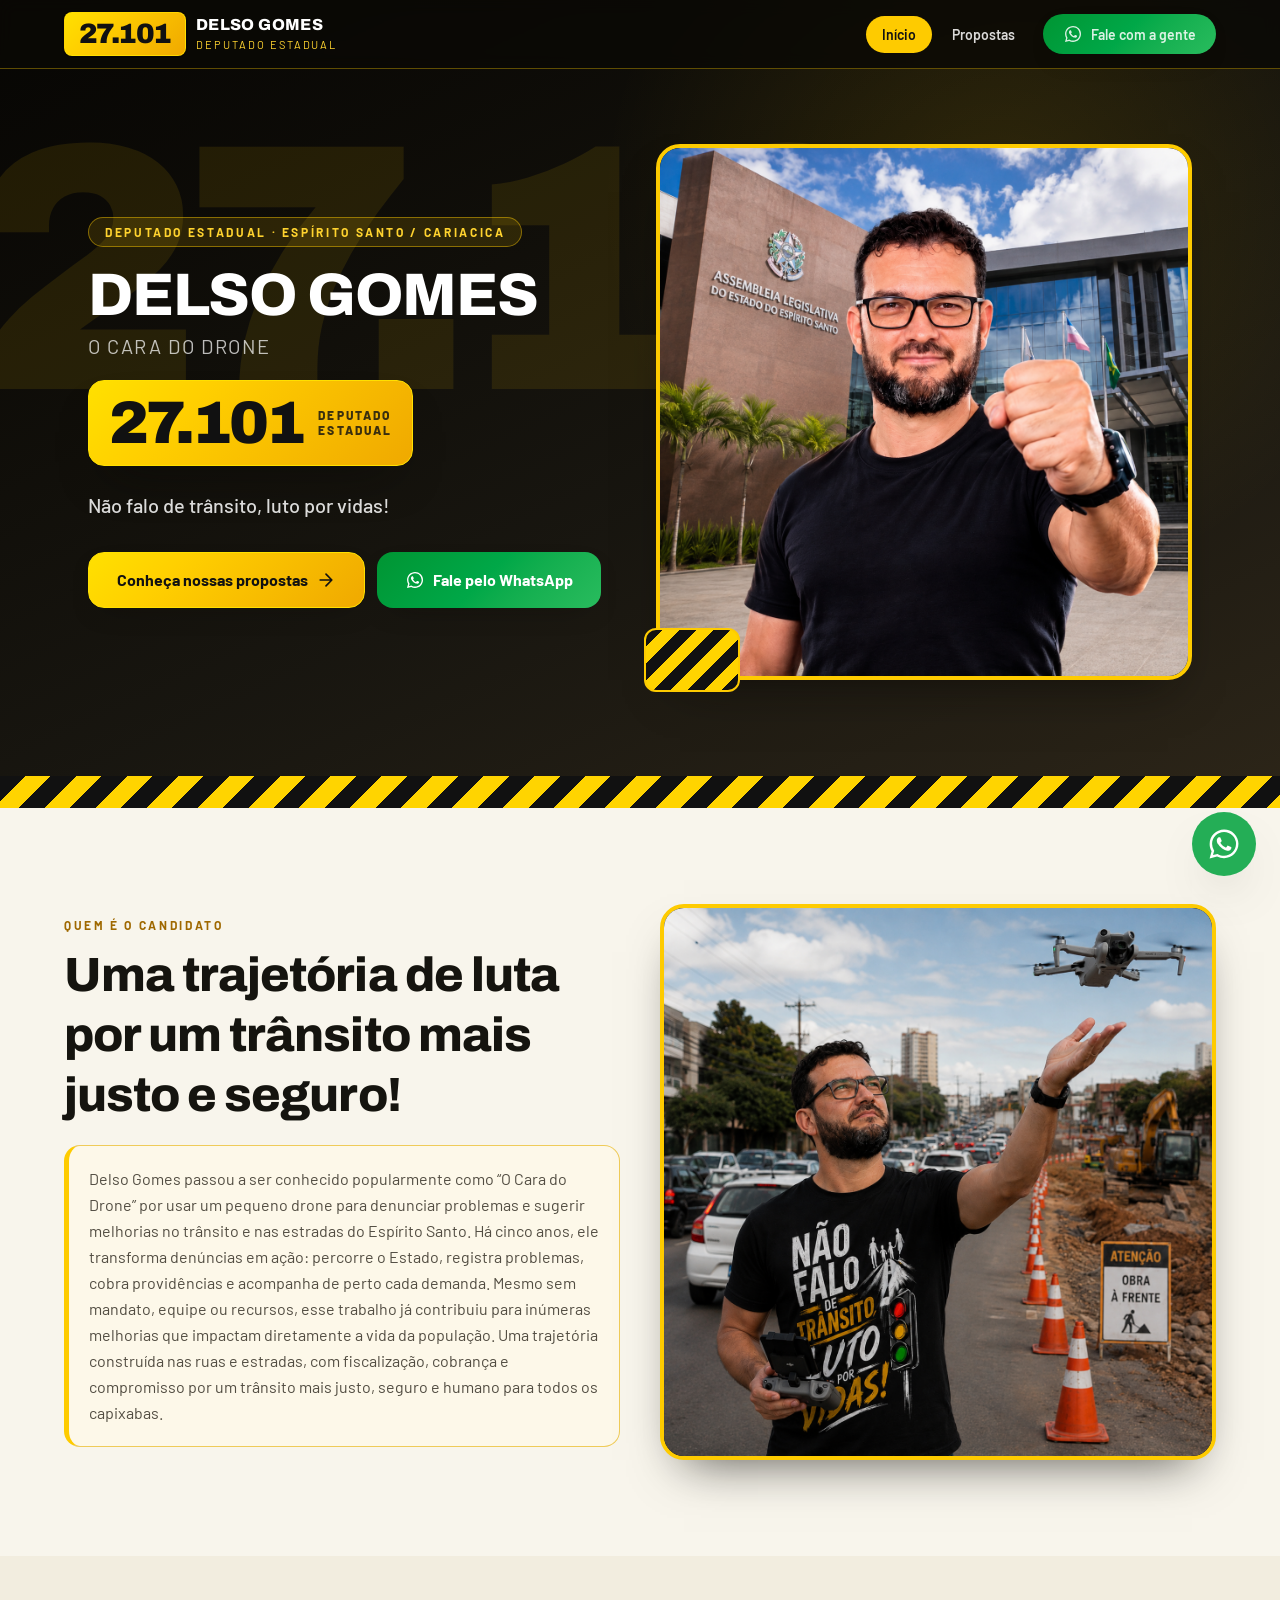
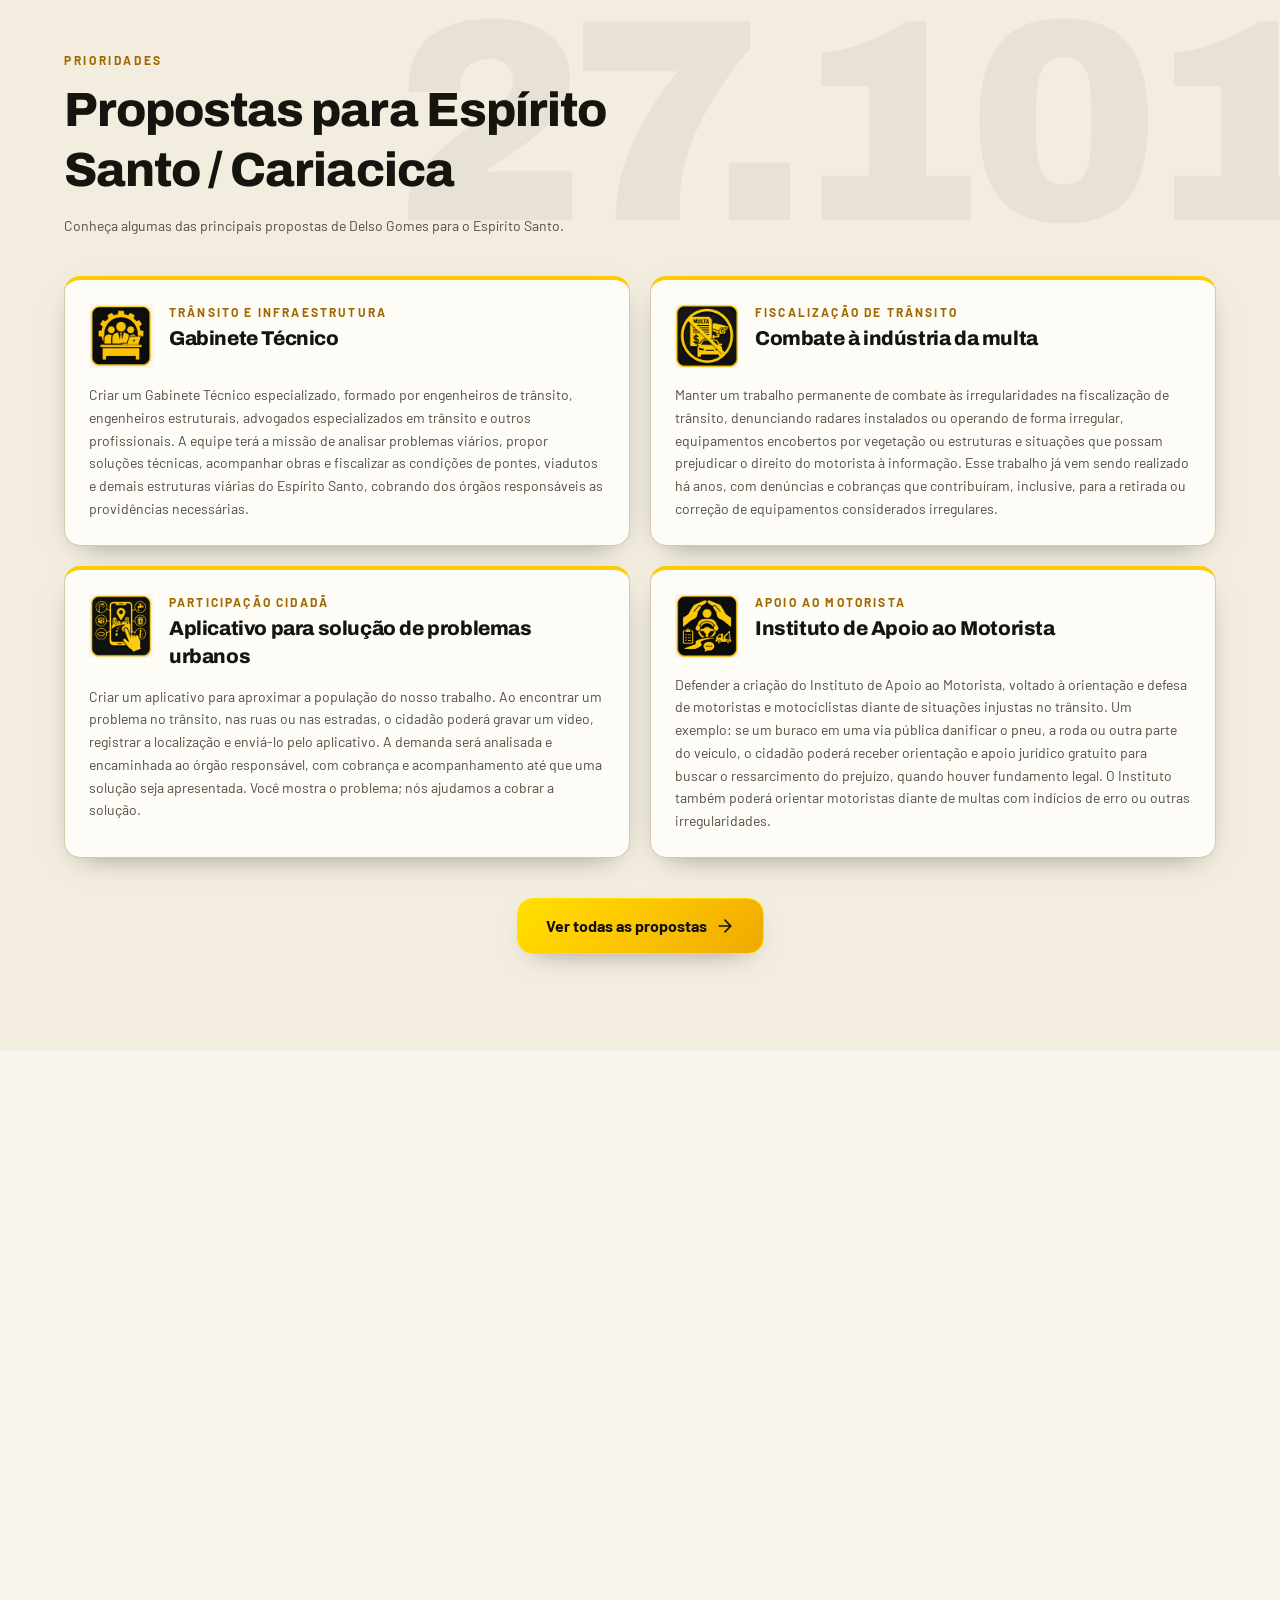
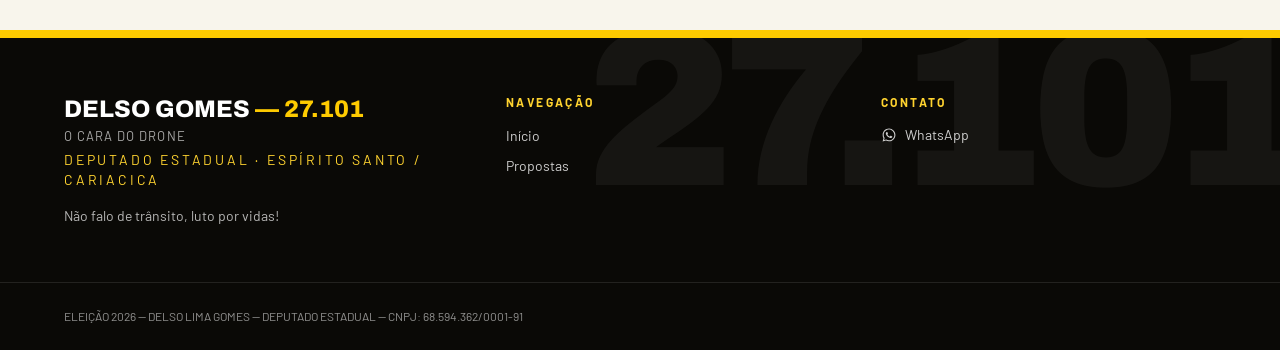
<file: index.html>
<!doctype html>
<html lang="pt-BR">
<head>
  <meta charset="utf-8">
  <meta name="viewport" content="width=device-width, initial-scale=1">
  <meta name="description" content="Site oficial da campanha de Delso Gomes, O Cara do Drone, candidato a deputado estadual pelo Espírito Santo.">
  <meta name="theme-color" content="#111111">
  <meta property="og:site_name" content="Delso Gomes (O Cara do Drone) 27.101">
  <meta property="og:locale" content="pt_BR">
  <meta property="og:title" content="Delso Gomes (O Cara do Drone) 27.101 | Site Oficial">
  <meta property="og:description" content="Conheça a trajetória e as propostas de Delso Gomes para um trânsito mais justo, seguro e humano.">
  <meta property="og:type" content="website">
  <meta property="og:url" content="index.html">
  <meta name="twitter:card" content="summary_large_image">
  <meta name="twitter:title" content="Delso Gomes (O Cara do Drone) 27.101 | Site Oficial">
  <meta name="twitter:description" content="Conheça a trajetória e as propostas de Delso Gomes para um trânsito mais justo, seguro e humano.">
  <title>Delso Gomes (O Cara do Drone) 27.101 | Site Oficial</title>
  <link rel="preconnect" href="https://fonts.googleapis.com">
  <link rel="preconnect" href="https://fonts.gstatic.com" crossorigin>
  <link href="https://fonts.googleapis.com/css2?family=Archivo:wght@600;700;800;900&amp;family=Barlow:wght@400;500;600;700&amp;display=swap" rel="stylesheet">
  <link rel="stylesheet" href="css/style.css">
  <link rel="stylesheet" href="css/responsive.css">
  <script src="js/main.js" defer></script>
</head>
<body>
  <header class="site-header" data-header>
    <div class="header-inner">
      <a class="brand" href="index.html" aria-label="Delso Gomes, O Cara do Drone, 27.101, página inicial" aria-current="page">
        <span class="number-mark brand-number">27.101</span>
        <span class="brand-copy">
          <strong>Delso Gomes</strong>
          <small>Deputado Estadual</small>
        </span>
      </a>
      <nav class="desktop-nav" aria-label="Navegação principal">
        <a class="active" href="index.html" aria-current="page">Início</a>
        <a href="propostas.html">Propostas</a>
        <a class="button button-whatsapp button-header" href="https://wa.me/5527992331924" target="_blank" rel="noopener noreferrer">
          <svg class="icon" aria-hidden="true"><use href="assets/icons/sprite.svg#whatsapp"></use></svg>
          Fale com a gente
        </a>
      </nav>
      <button class="menu-toggle" type="button" aria-expanded="false" aria-controls="menu-mobile" aria-label="Abrir menu" data-menu-toggle>
        <svg class="menu-icon" viewBox="0 0 24 24" aria-hidden="true"><path d="M4 5h16M4 12h16M4 19h16"/></svg>
      </button>
    </div>
    <div class="mobile-menu" id="menu-mobile" hidden data-mobile-menu>
      <nav aria-label="Navegação mobile">
        <a class="active" href="index.html" aria-current="page">Início</a>
        <a href="propostas.html">Propostas</a>
        <a class="button button-whatsapp" href="https://wa.me/5527992331924" target="_blank" rel="noopener noreferrer">
          <svg class="icon" aria-hidden="true"><use href="assets/icons/sprite.svg#whatsapp"></use></svg>
          Fale com a gente
        </a>
      </nav>
    </div>
  </header>

  <main>
    <section class="home-hero">
      <span class="number-mark decorative-number hero-number" aria-hidden="true">27.101</span>
      <div class="container hero-grid">
        <div class="hero-copy animate-rise">
          <p class="eyebrow eyebrow-light">Deputado Estadual · Espírito Santo / Cariacica</p>
          <h1>Delso Gomes</h1>
          <p class="hero-alias">O Cara do Drone</p>
          <div class="candidate-badge">
            <span class="number-mark">27.101</span>
            <span>DEPUTADO<br>ESTADUAL</span>
          </div>
          <p class="hero-slogan">Não falo de trânsito, luto por vidas!</p>
          <div class="hero-actions">
            <a class="button button-white" href="propostas.html">
              Conheça nossas propostas
              <svg class="icon" aria-hidden="true"><use href="assets/icons/sprite.svg#arrow-right"></use></svg>
            </a>
            <a class="button button-whatsapp" href="https://wa.me/5527992331924" target="_blank" rel="noopener noreferrer">
              <svg class="icon" aria-hidden="true"><use href="assets/icons/sprite.svg#whatsapp"></use></svg>
              Fale pelo WhatsApp
            </a>
          </div>
        </div>
        <div class="hero-photo-wrap">
          <div class="candidate-photo-frame photo-square">
            <img class="candidate-photo" src="assets/images/foto-principal-candidato.png" alt="Candidato em frente à Assembleia Legislativa do Estado do Espírito Santo">
          </div>
          <span class="photo-accent" aria-hidden="true"></span>
        </div>
      </div>
      <div class="hero-bottom-bar" aria-hidden="true"></div>
    </section>

    <section class="about-section section-space">
      <div class="container about-grid">
        <div class="reveal">
          <p class="eyebrow">Quem é o candidato</p>
          <h2>Uma trajetória de luta por um trânsito mais justo e seguro!</h2>
          <p class="placeholder-text">Delso Gomes passou a ser conhecido popularmente como “O Cara do Drone” por usar um pequeno drone para denunciar problemas e sugerir melhorias no trânsito e nas estradas do Espírito Santo. Há cinco anos, ele transforma denúncias em ação: percorre o Estado, registra problemas, cobra providências e acompanha de perto cada demanda. Mesmo sem mandato, equipe ou recursos, esse trabalho já contribuiu para inúmeras melhorias que impactam diretamente a vida da população. Uma trajetória construída nas ruas e estradas, com fiscalização, cobrança e compromisso por um trânsito mais justo, seguro e humano para todos os capixabas.</p>
        </div>
        <div class="reveal">
          <div class="candidate-photo-frame photo-square">
            <img class="candidate-photo" src="assets/images/foto-secundaria-candidato.png" alt="Candidato acompanhando o trânsito e uma obra viária com o auxílio de um drone">
          </div>
        </div>
      </div>
    </section>

    <section class="priorities-section section-space">
      <span class="number-mark decorative-number priorities-number" aria-hidden="true">27.101</span>
      <div class="container section-content">
        <div class="section-heading reveal">
          <p class="eyebrow">Prioridades</p>
          <h2>Propostas para Espírito Santo / Cariacica</h2>
          <p>Conheça algumas das principais propostas de Delso Gomes para o Espírito Santo.</p>
        </div>
        <ul class="proposal-grid proposal-grid-home" aria-label="Propostas em destaque">
          <li class="reveal"><article class="proposal-card">
            <div class="proposal-heading"><span class="proposal-icon proposal-icon-image"><img src="assets/images/icone-gabinete-tecnico-v2.png" alt=""></span><div><p>Trânsito e infraestrutura</p><h3>Gabinete Técnico</h3></div></div>
            <p class="proposal-summary">Criar um Gabinete Técnico especializado, formado por engenheiros de trânsito, engenheiros estruturais, advogados especializados em trânsito e outros profissionais. A equipe terá a missão de analisar problemas viários, propor soluções técnicas, acompanhar obras e fiscalizar as condições de pontes, viadutos e demais estruturas viárias do Espírito Santo, cobrando dos órgãos responsáveis as providências necessárias.</p>
          </article></li>
          <li class="reveal"><article class="proposal-card">
            <div class="proposal-heading"><span class="proposal-icon proposal-icon-image"><img src="assets/images/icone-combate-industria-multa-v2.png" alt=""></span><div><p>Fiscalização de trânsito</p><h3>Combate à indústria da multa</h3></div></div>
            <p class="proposal-summary">Manter um trabalho permanente de combate às irregularidades na fiscalização de trânsito, denunciando radares instalados ou operando de forma irregular, equipamentos encobertos por vegetação ou estruturas e situações que possam prejudicar o direito do motorista à informação. Esse trabalho já vem sendo realizado há anos, com denúncias e cobranças que contribuíram, inclusive, para a retirada ou correção de equipamentos considerados irregulares.</p>
          </article></li>
          <li class="reveal"><article class="proposal-card">
            <div class="proposal-heading"><span class="proposal-icon proposal-icon-image"><img src="assets/images/icone-aplicativo-problemas-urbanos-v2.png" alt=""></span><div><p>Participação cidadã</p><h3>Aplicativo para solução de problemas urbanos</h3></div></div>
            <p class="proposal-summary">Criar um aplicativo para aproximar a população do nosso trabalho. Ao encontrar um problema no trânsito, nas ruas ou nas estradas, o cidadão poderá gravar um vídeo, registrar a localização e enviá-lo pelo aplicativo. A demanda será analisada e encaminhada ao órgão responsável, com cobrança e acompanhamento até que uma solução seja apresentada. Você mostra o problema; nós ajudamos a cobrar a solução.</p>
          </article></li>
          <li class="reveal"><article class="proposal-card">
            <div class="proposal-heading"><span class="proposal-icon proposal-icon-image"><img src="assets/images/icone-instituto-apoio-motorista-v2.png" alt=""></span><div><p>Apoio ao motorista</p><h3>Instituto de Apoio ao Motorista</h3></div></div>
            <p class="proposal-summary">Defender a criação do Instituto de Apoio ao Motorista, voltado à orientação e defesa de motoristas e motociclistas diante de situações injustas no trânsito. Um exemplo: se um buraco em uma via pública danificar o pneu, a roda ou outra parte do veículo, o cidadão poderá receber orientação e apoio jurídico gratuito para buscar o ressarcimento do prejuízo, quando houver fundamento legal. O Instituto também poderá orientar motoristas diante de multas com indícios de erro ou outras irregularidades.</p>
          </article></li>
        </ul>
        <div class="section-action reveal">
          <a class="button button-primary" href="propostas.html">Ver todas as propostas<svg class="icon" aria-hidden="true"><use href="assets/icons/sprite.svg#arrow-right"></use></svg></a>
        </div>
      </div>
    </section>

    <section class="citizen-section section-space" id="fala-cidadao">
      <div class="container citizen-container reveal">
        <div class="citizen-card">
          <span class="number-mark decorative-number citizen-number" aria-hidden="true">27.101</span>
          <div class="section-content">
            <p class="eyebrow eyebrow-pill">Fala Cidadão</p>
            <h2>Sua voz chega até a gente</h2>
            <p>Tem uma ideia, sugestão ou quer falar com nossa equipe? Entre em contato pelo WhatsApp.</p>
            <a class="button button-whatsapp button-large" href="https://wa.me/5527992331924" target="_blank" rel="noopener noreferrer">
              <svg class="icon icon-large" aria-hidden="true"><use href="assets/icons/sprite.svg#whatsapp"></use></svg>
              Chamar no WhatsApp
            </a>
          </div>
        </div>
      </div>
    </section>
  </main>

  <footer class="site-footer">
    <span class="number-mark decorative-number footer-number" aria-hidden="true">27.101</span>
    <div class="container footer-grid">
      <div>
        <p class="footer-brand">Delso Gomes <span>— 27.101</span></p>
        <p class="footer-alias">O Cara do Drone</p>
        <p class="footer-office">Deputado Estadual · Espírito Santo / Cariacica</p>
        <p class="footer-slogan">Não falo de trânsito, luto por vidas!</p>
      </div>
      <nav aria-label="Links do rodapé">
        <h2>Navegação</h2>
        <ul><li><a href="index.html" aria-current="page">Início</a></li><li><a href="propostas.html">Propostas</a></li></ul>
      </nav>
      <div>
        <h2>Contato</h2>
        <a class="footer-contact" href="https://wa.me/5527992331924" target="_blank" rel="noopener noreferrer"><svg class="icon" aria-hidden="true"><use href="assets/icons/sprite.svg#whatsapp"></use></svg>WhatsApp</a>
      </div>
    </div>
    <div class="legal"><div class="container">ELEIÇÃO 2026 — DELSO LIMA GOMES — DEPUTADO ESTADUAL — CNPJ: 68.594.362/0001-91</div></div>
  </footer>

  <a class="floating-whatsapp" href="https://wa.me/5527992331924" target="_blank" rel="noopener noreferrer" aria-label="Falar no WhatsApp">
    <svg aria-hidden="true"><use href="assets/icons/sprite.svg#whatsapp"></use></svg>
  </a>
</body>
</html>
</file>
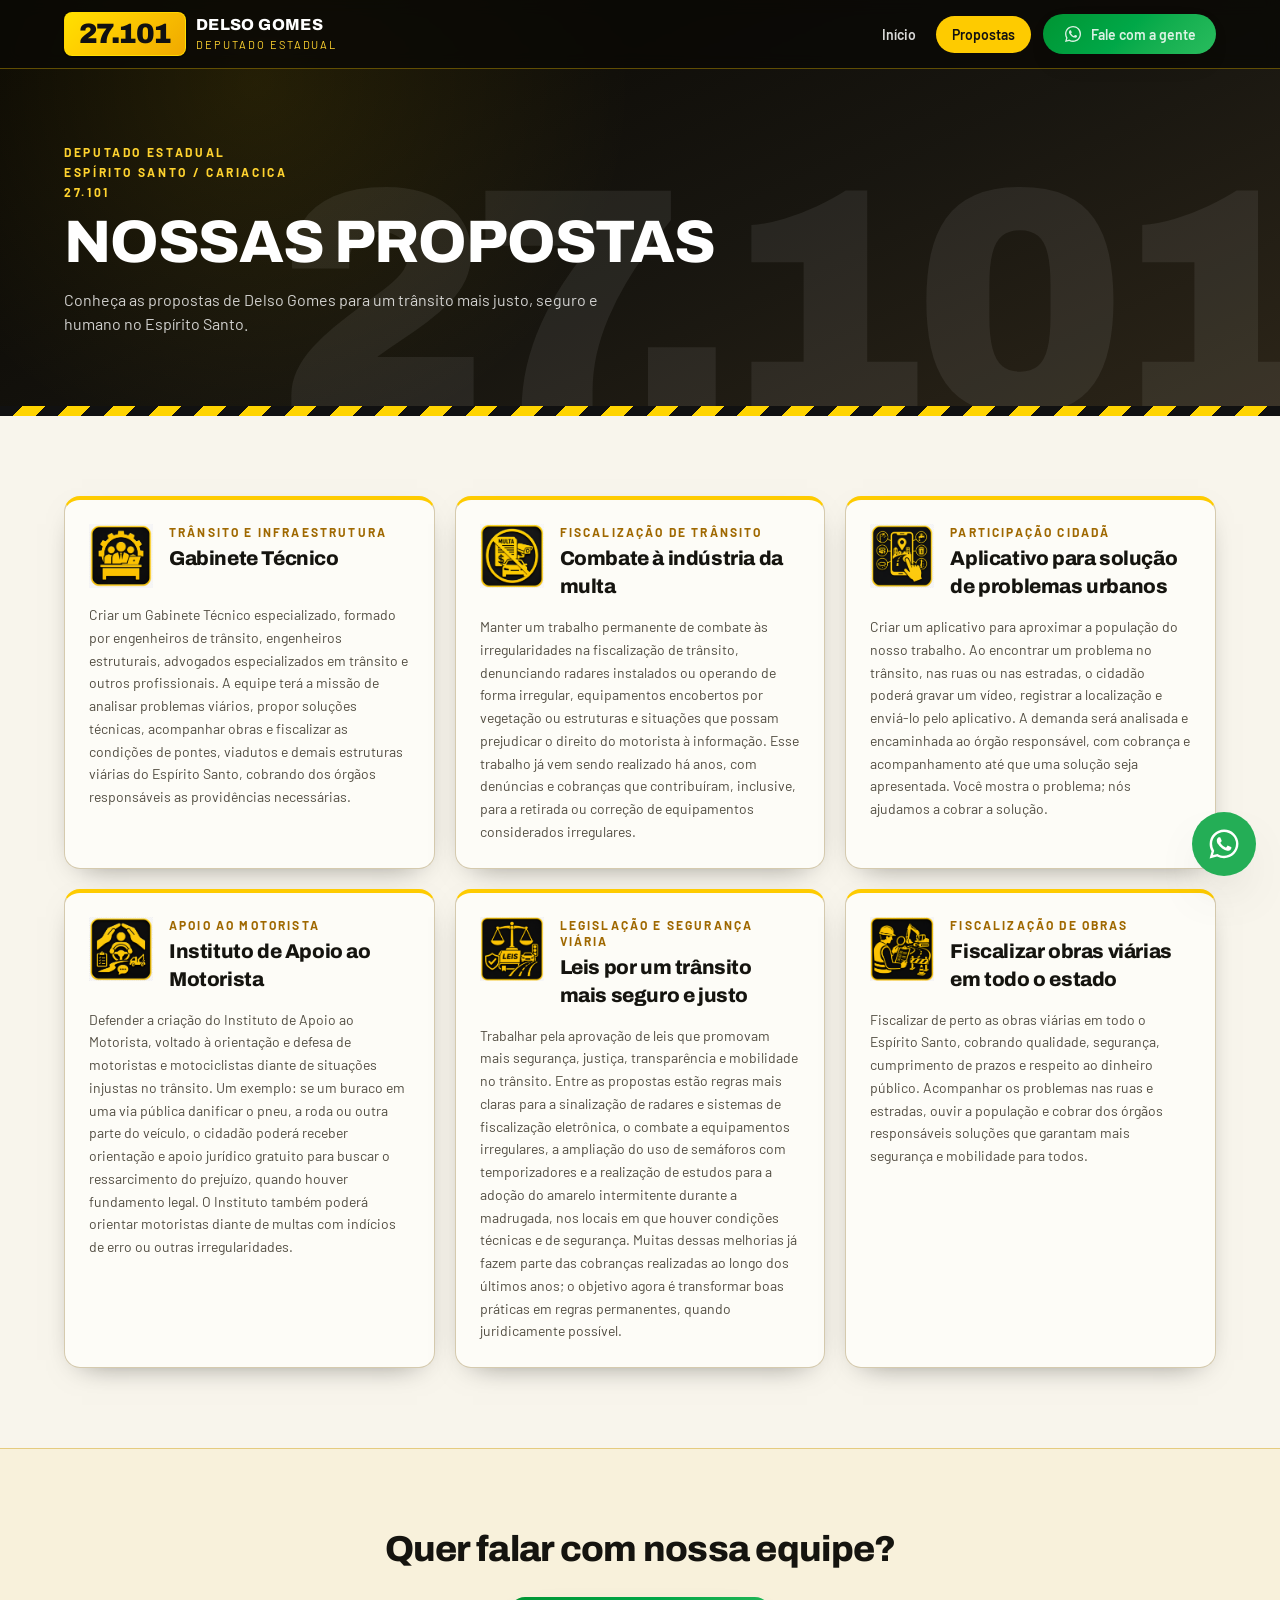
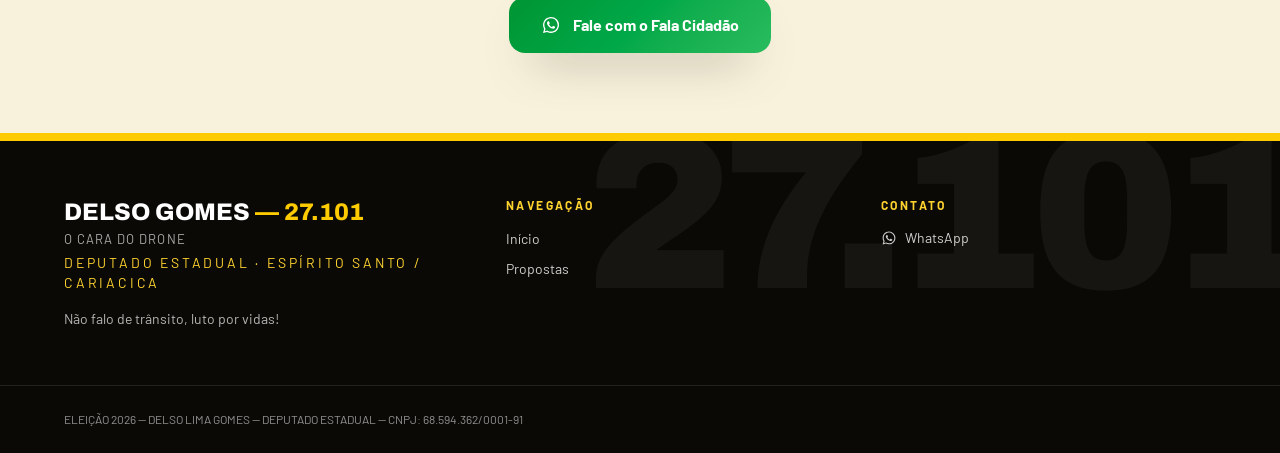
<file: propostas.html>
<!doctype html>
<html lang="pt-BR">
<head>
  <meta charset="utf-8">
  <meta name="viewport" content="width=device-width, initial-scale=1">
  <meta name="description" content="Conheça as propostas oficiais de Delso Gomes (O Cara do Drone) 27.101.">
  <meta name="theme-color" content="#111111">
  <meta property="og:site_name" content="Delso Gomes (O Cara do Drone) 27.101">
  <meta property="og:locale" content="pt_BR">
  <meta property="og:title" content="Propostas | Delso Gomes (O Cara do Drone) 27.101">
  <meta property="og:description" content="Conheça as propostas oficiais de Delso Gomes (O Cara do Drone) 27.101.">
  <meta property="og:type" content="website">
  <meta property="og:url" content="propostas.html">
  <meta name="twitter:card" content="summary_large_image">
  <title>Propostas | Delso Gomes (O Cara do Drone) 27.101</title>
  <link rel="preconnect" href="https://fonts.googleapis.com">
  <link rel="preconnect" href="https://fonts.gstatic.com" crossorigin>
  <link href="https://fonts.googleapis.com/css2?family=Archivo:wght@600;700;800;900&amp;family=Barlow:wght@400;500;600;700&amp;display=swap" rel="stylesheet">
  <link rel="stylesheet" href="css/style.css">
  <link rel="stylesheet" href="css/responsive.css">
  <script src="js/main.js" defer></script>
</head>
<body>
  <header class="site-header" data-header>
    <div class="header-inner">
      <a class="brand" href="index.html" aria-label="Delso Gomes, O Cara do Drone, 27.101, página inicial">
        <span class="number-mark brand-number">27.101</span>
        <span class="brand-copy"><strong>Delso Gomes</strong><small>Deputado Estadual</small></span>
      </a>
      <nav class="desktop-nav" aria-label="Navegação principal">
        <a href="index.html">Início</a><a class="active" href="propostas.html" aria-current="page">Propostas</a>
        <a class="button button-whatsapp button-header" href="https://wa.me/5527992331924" target="_blank" rel="noopener noreferrer"><svg class="icon" aria-hidden="true"><use href="assets/icons/sprite.svg#whatsapp"></use></svg>Fale com a gente</a>
      </nav>
      <button class="menu-toggle" type="button" aria-expanded="false" aria-controls="menu-mobile" aria-label="Abrir menu" data-menu-toggle><svg class="menu-icon" viewBox="0 0 24 24" aria-hidden="true"><path d="M4 5h16M4 12h16M4 19h16"/></svg></button>
    </div>
    <div class="mobile-menu" id="menu-mobile" hidden data-mobile-menu>
      <nav aria-label="Navegação mobile">
        <a href="index.html">Início</a><a class="active" href="propostas.html" aria-current="page">Propostas</a>
        <a class="button button-whatsapp" href="https://wa.me/5527992331924" target="_blank" rel="noopener noreferrer"><svg class="icon" aria-hidden="true"><use href="assets/icons/sprite.svg#whatsapp"></use></svg>Fale com a gente</a>
      </nav>
    </div>
  </header>

  <main>
    <section class="inner-hero">
      <span class="number-mark decorative-number inner-hero-number" aria-hidden="true">27.101</span>
      <div class="container section-content">
        <p class="eyebrow eyebrow-blue campaign-meta">
          <span>Deputado Estadual</span>
          <span>Espírito Santo / Cariacica</span>
          <span>27.101</span>
        </p>
        <h1>Nossas Propostas</h1>
        <p>Conheça as propostas de Delso Gomes para um trânsito mais justo, seguro e humano no Espírito Santo.</p>
      </div>
      <div class="inner-hero-bar" aria-hidden="true"></div>
    </section>

    <section class="all-proposals-section">
      <ul class="container proposal-grid proposal-grid-all" aria-label="Todas as propostas">
        <li class="reveal"><article class="proposal-card">
          <div class="proposal-heading"><span class="proposal-icon proposal-icon-image"><img src="assets/images/icone-gabinete-tecnico-v2.png" alt=""></span><div><p>Trânsito e infraestrutura</p><h3>Gabinete Técnico</h3></div></div>
          <p class="proposal-summary">Criar um Gabinete Técnico especializado, formado por engenheiros de trânsito, engenheiros estruturais, advogados especializados em trânsito e outros profissionais. A equipe terá a missão de analisar problemas viários, propor soluções técnicas, acompanhar obras e fiscalizar as condições de pontes, viadutos e demais estruturas viárias do Espírito Santo, cobrando dos órgãos responsáveis as providências necessárias.</p>
        </article></li>
        <li class="reveal"><article class="proposal-card">
          <div class="proposal-heading"><span class="proposal-icon proposal-icon-image"><img src="assets/images/icone-combate-industria-multa-v2.png" alt=""></span><div><p>Fiscalização de trânsito</p><h3>Combate à indústria da multa</h3></div></div>
          <p class="proposal-summary">Manter um trabalho permanente de combate às irregularidades na fiscalização de trânsito, denunciando radares instalados ou operando de forma irregular, equipamentos encobertos por vegetação ou estruturas e situações que possam prejudicar o direito do motorista à informação. Esse trabalho já vem sendo realizado há anos, com denúncias e cobranças que contribuíram, inclusive, para a retirada ou correção de equipamentos considerados irregulares.</p>
        </article></li>
        <li class="reveal"><article class="proposal-card">
          <div class="proposal-heading"><span class="proposal-icon proposal-icon-image"><img src="assets/images/icone-aplicativo-problemas-urbanos-v2.png" alt=""></span><div><p>Participação cidadã</p><h3>Aplicativo para solução de problemas urbanos</h3></div></div>
          <p class="proposal-summary">Criar um aplicativo para aproximar a população do nosso trabalho. Ao encontrar um problema no trânsito, nas ruas ou nas estradas, o cidadão poderá gravar um vídeo, registrar a localização e enviá-lo pelo aplicativo. A demanda será analisada e encaminhada ao órgão responsável, com cobrança e acompanhamento até que uma solução seja apresentada. Você mostra o problema; nós ajudamos a cobrar a solução.</p>
        </article></li>
        <li class="reveal"><article class="proposal-card">
          <div class="proposal-heading"><span class="proposal-icon proposal-icon-image"><img src="assets/images/icone-instituto-apoio-motorista-v2.png" alt=""></span><div><p>Apoio ao motorista</p><h3>Instituto de Apoio ao Motorista</h3></div></div>
          <p class="proposal-summary">Defender a criação do Instituto de Apoio ao Motorista, voltado à orientação e defesa de motoristas e motociclistas diante de situações injustas no trânsito. Um exemplo: se um buraco em uma via pública danificar o pneu, a roda ou outra parte do veículo, o cidadão poderá receber orientação e apoio jurídico gratuito para buscar o ressarcimento do prejuízo, quando houver fundamento legal. O Instituto também poderá orientar motoristas diante de multas com indícios de erro ou outras irregularidades.</p>
        </article></li>
        <li class="reveal"><article class="proposal-card">
          <div class="proposal-heading"><span class="proposal-icon proposal-icon-image"><img src="assets/images/icone-leis-transito-seguro-justo-v2.png" alt=""></span><div><p>Legislação e segurança viária</p><h3>Leis por um trânsito mais seguro e justo</h3></div></div>
          <p class="proposal-summary">Trabalhar pela aprovação de leis que promovam mais segurança, justiça, transparência e mobilidade no trânsito. Entre as propostas estão regras mais claras para a sinalização de radares e sistemas de fiscalização eletrônica, o combate a equipamentos irregulares, a ampliação do uso de semáforos com temporizadores e a realização de estudos para a adoção do amarelo intermitente durante a madrugada, nos locais em que houver condições técnicas e de segurança. Muitas dessas melhorias já fazem parte das cobranças realizadas ao longo dos últimos anos; o objetivo agora é transformar boas práticas em regras permanentes, quando juridicamente possível.</p>
        </article></li>
        <li class="reveal"><article class="proposal-card">
          <div class="proposal-heading"><span class="proposal-icon proposal-icon-image"><img src="assets/images/icone-fiscalizacao-obras-viarias-v2.png" alt=""></span><div><p>Fiscalização de obras</p><h3>Fiscalizar obras viárias em todo o estado</h3></div></div>
          <p class="proposal-summary">Fiscalizar de perto as obras viárias em todo o Espírito Santo, cobrando qualidade, segurança, cumprimento de prazos e respeito ao dinheiro público. Acompanhar os problemas nas ruas e estradas, ouvir a população e cobrar dos órgãos responsáveis soluções que garantam mais segurança e mobilidade para todos.</p>
        </article></li>
      </ul>
    </section>

    <section class="contact-band">
      <div class="container reveal">
        <h2>Quer falar com nossa equipe?</h2>
        <a class="button button-whatsapp button-large" href="https://wa.me/5527992331924" target="_blank" rel="noopener noreferrer"><svg class="icon" aria-hidden="true"><use href="assets/icons/sprite.svg#whatsapp"></use></svg>Fale com o Fala Cidadão</a>
      </div>
    </section>
  </main>

  <footer class="site-footer">
    <span class="number-mark decorative-number footer-number" aria-hidden="true">27.101</span>
    <div class="container footer-grid">
      <div><p class="footer-brand">Delso Gomes <span>— 27.101</span></p><p class="footer-alias">O Cara do Drone</p><p class="footer-office">Deputado Estadual · Espírito Santo / Cariacica</p><p class="footer-slogan">Não falo de trânsito, luto por vidas!</p></div>
      <nav aria-label="Links do rodapé"><h2>Navegação</h2><ul><li><a href="index.html">Início</a></li><li><a href="propostas.html" aria-current="page">Propostas</a></li></ul></nav>
      <div><h2>Contato</h2><a class="footer-contact" href="https://wa.me/5527992331924" target="_blank" rel="noopener noreferrer"><svg class="icon" aria-hidden="true"><use href="assets/icons/sprite.svg#whatsapp"></use></svg>WhatsApp</a></div>
    </div>
    <div class="legal"><div class="container">ELEIÇÃO 2026 — DELSO LIMA GOMES — DEPUTADO ESTADUAL — CNPJ: 68.594.362/0001-91</div></div>
  </footer>
  <a class="floating-whatsapp" href="https://wa.me/5527992331924" target="_blank" rel="noopener noreferrer" aria-label="Falar no WhatsApp"><svg aria-hidden="true"><use href="assets/icons/sprite.svg#whatsapp"></use></svg></a>
</body>
</html>
</file>
<file: css/style.css>
:root {
  --primary-color: oklch(24% .012 90);
  --primary-dark: oklch(14% .008 90);
  --primary-light: oklch(88% .17 92);
  --accent-color: oklch(86% .19 92);
  --accent-dark: oklch(56% .15 82);
  --highlight-color: oklch(91% .2 98);
  --whatsapp-color: oklch(66% .17 150);
  --background-color: oklch(97% .012 92);
  --foreground-color: oklch(19% .01 90);
  --muted-color: oklch(93% .025 92);
  --muted-foreground: oklch(42% .018 85);
  --border-color: oklch(84% .04 90);
  --card-color: oklch(99% .006 92);
  --hero-gradient: linear-gradient(155deg, oklch(12% .008 90) 0%, oklch(20% .012 90) 58%, oklch(27% .025 82) 100%);
  --accent-gradient: linear-gradient(135deg, oklch(91% .2 98), oklch(78% .18 82));
  --font-primary: "Barlow", Arial, sans-serif;
  --font-display: "Archivo", Arial, sans-serif;
  --container-width: 72rem;
  --radius: .75rem;
  --shadow-card: 0 10px 30px -18px color-mix(in oklab, var(--primary-dark) 60%, transparent);
  --shadow-lift: 0 24px 48px -24px color-mix(in oklab, var(--primary-dark) 70%, transparent);
}

*, *::before, *::after { box-sizing: border-box; }
html { scroll-behavior: smooth; overflow-x: hidden; }
body { margin: 0; overflow-x: hidden; background: var(--background-color); color: var(--foreground-color); font-family: var(--font-primary); line-height: 1.5; }
h1, h2, h3, p { margin: 0; }
h1, h2, h3, .font-display { font-family: var(--font-display); font-weight: 800; letter-spacing: -.02em; }
ul { margin: 0; padding: 0; list-style: none; }
a { color: inherit; text-decoration: none; }
button { border: 0; background: none; color: inherit; font: inherit; }
svg { display: block; }
:focus-visible { outline: 3px solid var(--highlight-color); outline-offset: 2px; }
[hidden] { display: none !important; }
.container { width: min(100% - 3rem, var(--container-width)); margin-inline: auto; }
.section-space { padding-block: 6rem; }
.section-content { position: relative; }
.number-mark { font-family: var(--font-display); font-weight: 900; letter-spacing: -.055em; line-height: 1; }
.decorative-number { position: absolute; pointer-events: none; user-select: none; }
.icon { width: 1.25rem; height: 1.25rem; fill: none; stroke: currentColor; stroke-width: 2; }
.button-whatsapp .icon, .footer-contact .icon { fill: currentColor; stroke: none; }
.is-disabled { cursor: not-allowed; opacity: .6; }

/* Cabeçalho */
.site-header { position: fixed; z-index: 50; inset: 0 0 auto; border-bottom: 1px solid color-mix(in oklab, var(--accent-color) 35%, transparent); color: #fff; background: color-mix(in oklab, var(--primary-dark) 82%, transparent); backdrop-filter: blur(8px); transition: background .3s, box-shadow .3s, backdrop-filter .3s; }
.site-header.is-scrolled { background: color-mix(in oklab, var(--primary-dark) 95%, transparent); box-shadow: var(--shadow-lift); backdrop-filter: blur(12px); }
.header-inner { width: min(100% - 3rem, var(--container-width)); min-height: 64.5px; margin-inline: auto; display: grid; grid-template-columns: minmax(0,1fr) auto; align-items: center; gap: .75rem; padding-block: .75rem; }
.brand { display: flex; min-width: 0; align-items: center; gap: .625rem; }
.brand-number { display: inline-flex; min-height: 2.75rem; flex: 0 0 auto; align-items: center; justify-content: center; padding: .375rem .875rem; border: 1px solid color-mix(in oklab, var(--highlight-color) 75%, transparent); border-radius: .5rem; background: var(--accent-gradient); color: #111; font-size: 1.75rem; box-shadow: 0 0 0 2px rgba(0,0,0,.28); }
.brand-copy { min-width: 0; }
.brand-copy strong, .brand-copy small { display: block; overflow: hidden; white-space: nowrap; text-overflow: ellipsis; }
.brand-copy strong { font-family: var(--font-display); font-size: 1rem; font-weight: 800; letter-spacing: .025em; line-height: 1.375rem; text-transform: uppercase; }
.brand-copy small { color: var(--primary-light); font-size: .6875rem; letter-spacing: .18em; line-height: 1.125rem; text-transform: uppercase; }
.desktop-nav { display: flex; align-items: center; gap: .25rem; }
.desktop-nav > a { border-radius: 999px; padding: .5rem 1rem; color: rgba(255,255,255,.85); font-size: .875rem; font-weight: 600; transition: color .15s, background .15s; }
.desktop-nav > a:hover, .desktop-nav > a.active { background: var(--accent-color); color: #111; }
.button-header { margin-left: .5rem; min-height: 40px !important; padding-inline: 1.25rem !important; border-radius: 999px !important; font-size: .875rem !important; }
.menu-toggle { display: none; width: 2.75rem; height: 2.75rem; align-items: center; justify-content: center; border-radius: .75rem; background: rgba(255,255,255,.1); cursor: pointer; transition: background .15s; }
.menu-toggle:hover { background: rgba(255,255,255,.2); }
.menu-icon { width: 1.5rem; height: 1.5rem; fill: none; stroke: currentColor; stroke-width: 2; stroke-linecap: round; transition: transform .2s; }
.mobile-menu { border-top: 1px solid rgba(255,255,255,.1); background: var(--primary-dark); }
.mobile-menu nav { width: min(100% - 2rem, var(--container-width)); margin-inline: auto; display: flex; flex-direction: column; gap: .25rem; padding-block: 1rem; }
.mobile-menu a { border-radius: .75rem; padding: .875rem 1rem; color: rgba(255,255,255,.9); font-size: 1rem; font-weight: 600; }
.mobile-menu a.active, .mobile-menu a:hover { background: rgba(255,255,255,.1); }
.mobile-menu .button { min-height: 3.25rem; margin-top: .5rem; width: 100%; border-radius: .75rem; }

/* Botões */
.button { display: inline-flex; min-height: 3.5rem; align-items: center; justify-content: center; gap: .5rem; border-radius: 1rem; padding-inline: 1.75rem; font-size: 1rem; font-weight: 700; box-shadow: var(--shadow-card); transition: transform .15s, background .15s; }
a.button:hover, .button:not(.is-disabled):hover { transform: scale(1.03); }
.button-white { border: 1px solid var(--highlight-color); background: var(--accent-gradient); color: #111; }
.button-primary { border: 1px solid var(--highlight-color); background: var(--accent-gradient); color: #111; }
.button-primary:hover { background: var(--highlight-color); transform: none !important; }
.button-whatsapp { background: linear-gradient(135deg, oklch(58% .18 148), oklch(70% .18 150)); color: #fff; }
.button-large { gap: .75rem; padding-inline: 2rem; box-shadow: var(--shadow-lift); }

/* Hero principal */
.home-hero { position: relative; overflow: hidden; padding-top: 7rem; background: radial-gradient(circle at 78% 25%, rgba(255,204,0,.12), transparent 34%), var(--hero-gradient); }
.hero-number { top: 6rem; left: -2rem; color: color-mix(in oklab, var(--accent-color) 10%, transparent); font-size: 22rem; }
.hero-grid { position: relative; width: min(100%, var(--container-width)); display: grid; grid-template-columns: repeat(2,minmax(0,1fr)); align-items: center; gap: 2rem; padding: 2rem 1.5rem 6rem; }
.eyebrow { color: var(--accent-dark); font-size: .75rem; font-weight: 700; letter-spacing: .22em; line-height: 1rem; text-transform: uppercase; }
.eyebrow-light { display: inline-flex; align-items: center; gap: .5rem; border: 1px solid color-mix(in oklab, var(--accent-color) 45%, transparent); border-radius: 999px; padding: .375rem 1rem; background: color-mix(in oklab, var(--accent-color) 13%, transparent); color: var(--primary-light); }
.hero-copy h1 { max-width: 100%; margin-top: 1.25rem; overflow-wrap: anywhere; color: #fff; font-size: 3.75rem; line-height: .95; text-transform: uppercase; }
.hero-alias { margin-top: .5rem; color: rgba(255,255,255,.72); font-size: 1.25rem; font-weight: 400; letter-spacing: .08em; line-height: 1.4; text-transform: uppercase; }
.candidate-badge { margin-top: 1.25rem; display: inline-flex; align-items: center; gap: 1rem; border: 1px solid var(--highlight-color); border-radius: 1rem; padding: .75rem 1.25rem; background: var(--accent-gradient); color: #111; box-shadow: var(--shadow-lift); }
.candidate-badge .number-mark { font-size: 3.75rem; }
.candidate-badge > span:last-child { color: rgba(17,17,17,.82); font-size: .75rem; font-weight: 800; letter-spacing: .18em; line-height: 1.25; }
.hero-slogan { max-width: 28rem; margin-top: 1.5rem; color: rgba(255,255,255,.85); font-size: 1.25rem; font-weight: 500; }
.hero-actions { margin-top: 2rem; display: flex; gap: .75rem; }
.hero-photo-wrap { position: relative; width: 100%; }
.candidate-photo-frame { position: relative; width: 100%; overflow: hidden; border: 4px solid var(--accent-color); border-radius: 1.5rem; background: #111; box-shadow: var(--shadow-lift); }
.candidate-photo { display: block; width: 100%; height: 100%; object-fit: cover; }
.photo-placeholder { position: relative; width: 100%; overflow: hidden; border-radius: 1.5rem; background: var(--hero-gradient); box-shadow: var(--shadow-lift); }
.photo-square { aspect-ratio: 1 / 1; }
.photo-landscape { aspect-ratio: 4 / 3; }
.photo-placeholder { display: grid; place-items: center; padding: 1.5rem; text-align: center; }
.photo-placeholder-content { border: 2px dashed rgba(255,255,255,.35); border-radius: 1rem; padding: 2rem 1.5rem; }
.placeholder-icon { width: 2.25rem; height: 2.25rem; margin: 0 auto; fill: none; stroke: rgba(255,255,255,.7); stroke-width: 2; }
.photo-placeholder-content strong { display: block; margin-top: .75rem; color: #fff; font-size: .875rem; font-weight: 800; letter-spacing: .18em; text-transform: uppercase; }
.photo-placeholder-content small { display: block; margin-top: .375rem; color: rgba(255,255,255,.7); font-size: .75rem; }
.photo-accent { position: absolute; bottom: -.75rem; left: -.75rem; width: 6rem; height: 4rem; border: 2px solid var(--accent-color); border-radius: .75rem; background: repeating-linear-gradient(135deg, #111 0 12px, #ffd400 12px 24px); }
.hero-bottom-bar { height: 2rem; background: repeating-linear-gradient(135deg, #111 0 18px, #ffd400 18px 36px); }

/* Seções da home */
.about-grid { display: grid; grid-template-columns: repeat(2,minmax(0,1fr)); align-items: center; gap: 2.5rem; }
.about-grid h2, .section-heading h2 { margin-top: .75rem; font-size: 3rem; line-height: 1.25; }
.placeholder-text { margin-top: 1.25rem; border: 1px solid color-mix(in oklab, var(--accent-color) 65%, var(--border-color)); border-left: .35rem solid var(--accent-color); border-radius: 1rem; padding: 1.25rem; background: color-mix(in oklab, var(--accent-color) 8%, var(--card-color)); color: var(--muted-foreground); font-size: 1rem; line-height: 1.625; }
.priorities-section { position: relative; overflow: hidden; background: color-mix(in oklab, var(--muted-color) 58%, var(--background-color)); }
.priorities-number { top: 1.5rem; right: -2.5rem; color: color-mix(in oklab, var(--primary-color) 5%, transparent); font-size: 18rem; }
.section-heading { max-width: 42rem; }
.section-heading > p:last-child { margin-top: 1rem; color: var(--muted-foreground); font-size: .875rem; line-height: 1.25rem; }
.proposal-grid { display: grid; gap: 1.25rem; }
.proposal-grid-home { margin-top: 2.5rem; grid-template-columns: repeat(2,minmax(0,1fr)); }
.proposal-grid li { height: 100%; }
.proposal-card { position: relative; display: flex; height: 100%; flex-direction: column; border: 1px solid var(--border-color); border-top: .3rem solid var(--accent-color); border-radius: 1rem; padding: 1.5rem; background: var(--card-color); box-shadow: var(--shadow-card); transition: transform .3s, border-color .3s, box-shadow .3s; }
.proposal-card:hover { transform: translateY(-.25rem); border-color: color-mix(in oklab, var(--accent-color) 40%, transparent); box-shadow: var(--shadow-lift); }
.proposal-heading { display: flex; align-items: flex-start; gap: 1rem; }
.proposal-icon { display: grid; flex: 0 0 auto; width: 3rem; height: 3rem; place-items: center; border-radius: .75rem; background: var(--accent-gradient); color: #111; }
.proposal-icon svg { width: 1.5rem; height: 1.5rem; fill: none; stroke: currentColor; stroke-width: 2; stroke-linecap: round; stroke-linejoin: round; }
.proposal-icon-image { width: 4rem; height: 4rem; overflow: visible; border-radius: 0; background: transparent; }
.proposal-icon-image img { display: block; width: 100%; height: 100%; object-fit: contain; }
.proposal-heading > div { min-width: 0; }
.proposal-heading p { color: var(--accent-dark); font-size: .75rem; font-weight: 700; letter-spacing: .18em; line-height: 1rem; text-transform: uppercase; }
.proposal-heading h3 { margin-top: .25rem; font-size: 1.25rem; line-height: 1.4; }
.proposal-summary { margin-top: 1rem; color: var(--muted-foreground); font-size: .875rem; line-height: 1.625; }
.section-action { margin-top: 2.5rem; text-align: center; }
.citizen-container { max-width: 64rem; }
.citizen-card { position: relative; overflow: hidden; border: 2px solid var(--accent-color); border-radius: 1.5rem; padding: 4rem 3rem; background: radial-gradient(circle at 50% 0, rgba(255,212,0,.12), transparent 40%), var(--hero-gradient); color: #fff; text-align: center; box-shadow: var(--shadow-lift); }
.citizen-number { inset: auto 0 -2rem; color: rgba(255,255,255,.05); font-size: 16rem; }
.eyebrow-pill { display: inline-block; border-radius: 999px; padding: .375rem 1rem; background: var(--accent-color); color: #111; }
.citizen-card h2 { margin-top: 1.25rem; font-size: 3rem; line-height: 1; }
.citizen-card .section-content > p:nth-of-type(2) { max-width: 36rem; margin: 1rem auto 0; color: rgba(255,255,255,.8); font-size: 1.125rem; line-height: 1.75rem; }
.citizen-card .button { margin-top: 2rem; font-size: 1.125rem; line-height: 1.75rem; }
.icon-large { width: 1.5rem; height: 1.5rem; }

/* Página de propostas */
.inner-hero { position: relative; overflow: hidden; padding: 9rem 1.5rem 5rem; background: radial-gradient(circle at 20% 20%, rgba(255,212,0,.1), transparent 35%), var(--hero-gradient); color: #fff; }
.inner-hero .container, .all-proposals-section .container { width: min(100%, var(--container-width)); }
.inner-hero-number { right: -1.5rem; bottom: -3rem; color: rgba(255,255,255,.07); font-size: 20rem; }
.eyebrow-blue { color: var(--primary-light); }
.campaign-meta { display: grid; width: max-content; max-width: 100%; gap: .25rem; }
.campaign-meta span { display: block; }
.inner-hero h1 { margin-top: .75rem; font-size: 3.75rem; line-height: 1; text-transform: uppercase; }
.inner-hero .section-content > p:last-child { max-width: 36rem; margin-top: 1rem; color: rgba(255,255,255,.8); }
.inner-hero-bar { position: absolute; inset: auto 0 0; height: .65rem; background: repeating-linear-gradient(135deg, #111 0 16px, #ffd400 16px 32px); }
.all-proposals-section { padding: 5rem 1.5rem; }
.proposal-grid-all { width: min(100%, var(--container-width)); grid-template-columns: repeat(3,minmax(0,1fr)); }
.detail-toggle { min-height: 2.75rem; margin-top: 1.25rem; display: inline-flex; align-items: center; align-self: flex-start; gap: .5rem; border-radius: .75rem; padding-inline: 1rem; background: var(--muted-color); color: var(--primary-dark); font-size: .875rem; font-weight: 700; cursor: pointer; transition: background .15s; }
.detail-toggle:hover { background: color-mix(in oklab, var(--primary-light) 25%, transparent); }
.detail-toggle svg { width: 1rem; height: 1rem; fill: none; stroke: currentColor; stroke-width: 2; transition: transform .2s; }
.detail-toggle[aria-expanded="true"] svg { transform: rotate(180deg); }
.proposal-detail { margin-top: 1rem; border: 1px dashed var(--border-color); border-radius: .75rem; padding: 1rem; background: color-mix(in oklab, var(--muted-color) 60%, transparent); color: var(--muted-foreground); font-size: .875rem; line-height: 1.625; animation: detail-open .22s ease both; }
.contact-band { padding: 5rem 1.5rem; border-top: 1px solid color-mix(in oklab, var(--accent-color) 40%, var(--border-color)); background: color-mix(in oklab, var(--accent-color) 10%, var(--background-color)); text-align: center; }
.contact-band .container { width: min(100%, 48rem); }
.contact-band h2 { font-size: 2.25rem; line-height: 1.111; }
.contact-band .button { margin-top: 1.75rem; }

/* Rodapé e contato flutuante */
.site-footer { position: relative; overflow: hidden; border-top: .5rem solid var(--accent-color); background: var(--primary-dark); color: #fff; }
.footer-number { top: -2.5rem; right: -1.5rem; color: rgba(255,255,255,.05); font-size: 14rem; }
.footer-grid { position: relative; display: grid; grid-template-columns: 1.2fr 1fr 1fr; gap: 2.5rem; padding-block: 3.5rem; }
.footer-brand { font-family: var(--font-display); font-size: 1.5rem; font-weight: 800; line-height: 1.333; text-transform: uppercase; }
.footer-brand span { color: var(--accent-color); }
.footer-alias { color: rgba(255,255,255,.65); font-size: .8125rem; font-weight: 400; letter-spacing: .08em; line-height: 1.25rem; text-transform: uppercase; }
.footer-office { margin-top: .25rem; color: var(--primary-light); font-size: .875rem; letter-spacing: .2em; line-height: 1.25rem; text-transform: uppercase; }
.footer-slogan { max-width: 24rem; margin-top: 1rem; color: rgba(255,255,255,.7); font-size: .875rem; line-height: 1.25rem; }
.site-footer h2 { color: var(--primary-light); font-family: var(--font-primary); font-size: .75rem; font-weight: 700; letter-spacing: .2em; line-height: 1rem; text-transform: uppercase; }
.site-footer ul { margin-top: 1rem; }
.site-footer li { line-height: 1.25rem; }
.site-footer li + li { margin-top: .625rem; }
.site-footer a, .footer-contact { color: rgba(255,255,255,.8); font-size: .875rem; line-height: 1.25rem; transition: color .15s; }
.site-footer nav a { display: block; width: max-content; }
.site-footer a:hover { color: #fff; }
.footer-contact { margin-top: 15px; display: inline-flex; align-items: center; gap: .5rem; }
.footer-contact .icon { width: 1rem; height: 1rem; }
.legal { position: relative; border-top: 1px solid rgba(255,255,255,.1); }
.legal .container { padding-block: 1.5rem; color: rgba(255,255,255,.55); font-size: .75rem; line-height: 1.625; }
.floating-whatsapp { position: fixed; z-index: 40; right: 1.5rem; bottom: 1.5rem; display: inline-flex; width: 4rem; height: 4rem; align-items: center; justify-content: center; border-radius: 999px; background: var(--whatsapp-color); color: #fff; box-shadow: var(--shadow-lift); }
.floating-whatsapp svg { width: 2.25rem; height: 2.25rem; fill: currentColor; }

/* Animações observadas na referência */
.reveal { opacity: 0; }
.animate-rise { animation: rise .6s cubic-bezier(.16,1,.3,1) both; }
@keyframes rise { from { opacity: 0; transform: translateY(18px); } to { opacity: 1; transform: translateY(0); } }
@keyframes detail-open { from { opacity: 0; transform: translateY(-4px); } to { opacity: 1; transform: translateY(0); } }
@media (prefers-reduced-motion: reduce) {
  html { scroll-behavior: auto; }
  *, *::before, *::after { animation-duration: .01ms !important; animation-iteration-count: 1 !important; transition-duration: .01ms !important; }
  .reveal { opacity: 1; }
}
</file>
<file: css/responsive.css>
@media (max-width: 63.999rem) {
  .desktop-nav { display: none; }
  .menu-toggle { display: inline-flex; }
  .hero-grid { grid-template-columns: 1fr; gap: 2.5rem; }
  .hero-photo-wrap { max-width: 28rem; margin-inline: auto; }
  .proposal-grid-all { grid-template-columns: repeat(2,minmax(0,1fr)); }
}

@media (max-width: 47.999rem) {
  .section-space { padding-block: 4rem; }
  .about-grid, .footer-grid { grid-template-columns: 1fr; }
  .about-grid { gap: 2.5rem; }
  .about-grid > .reveal, .section-heading, .proposal-card, .inner-hero .section-content { text-align: center; }
  .about-section .eyebrow, .about-section h2, .about-section .placeholder-text { text-align: center; }
  .section-heading { margin-inline: auto; }
  .proposal-heading { flex-direction: column; align-items: center; }
  .proposal-heading > div { width: 100%; }
  .footer-grid { gap: 2.5rem; }
  .proposal-grid-all { grid-template-columns: 1fr; }
  .contact-band h2 { font-size: 1.5rem; line-height: 1.333; }
}

@media (max-width: 39.999rem) {
  .container, .header-inner { width: calc(100% - 2rem); }
  .hero-grid { width: 100%; }
  .brand-number { padding-inline: .75rem; font-size: 1.5rem; }
  .brand-copy strong { font-size: .875rem; }
  .home-hero { padding-top: 6rem; }
  .hero-grid { padding: 2rem 1rem 4rem; }
  .hero-number { font-size: 12rem; }
  .hero-copy { text-align: center; }
  .eyebrow-light { max-width: 100%; justify-content: center; text-align: center; line-height: 1.35; }
  .hero-copy h1 { font-size: 2.5rem; }
  .hero-alias, .hero-slogan { margin-inline: auto; }
  .candidate-badge { max-width: 100%; justify-content: center; }
  .candidate-badge .number-mark { font-size: 3rem; }
  .hero-slogan { font-size: 1rem; }
  .hero-actions { flex-direction: column; justify-content: center; }
  .hero-actions .button { width: 100%; }
  .hero-photo-wrap { max-width: 28rem; }
  .photo-accent { display: none; }
  .hero-bottom-bar { height: 1.5rem; }
  .about-grid h2, .section-heading h2 { font-size: 1.875rem; }
  .proposal-grid-home { grid-template-columns: 1fr; }
  .priorities-number { font-size: 10rem; }
  .proposal-heading h3 { font-size: 1.125rem; line-height: 1.5556; }
  .citizen-card { padding: 3rem 1.5rem; }
  .citizen-card h2 { font-size: 1.875rem; line-height: 1.2; }
  .citizen-card .section-content > p:nth-of-type(2) { font-size: 1rem; line-height: 1.5rem; }
  .citizen-card .button { font-size: 1.125rem; }
  .citizen-number { font-size: 10rem; }
  .inner-hero { padding: 7rem 1rem 4rem; }
  .inner-hero-number { font-size: 11rem; }
  .inner-hero h1 { font-size: 2.25rem; line-height: 1.111; }
  .campaign-meta { margin-inline: auto; }
  .inner-hero .section-content > p:last-child { margin-inline: auto; }
  .all-proposals-section { padding: 3.5rem 1rem; }
  .contact-band { padding: 4rem 1rem; }
  .footer-number { font-size: 9rem; }
  .floating-whatsapp { right: .75rem; bottom: 1rem; width: 3rem; height: 3rem; }
  .floating-whatsapp svg { width: 1.75rem; height: 1.75rem; }
}
</file>
